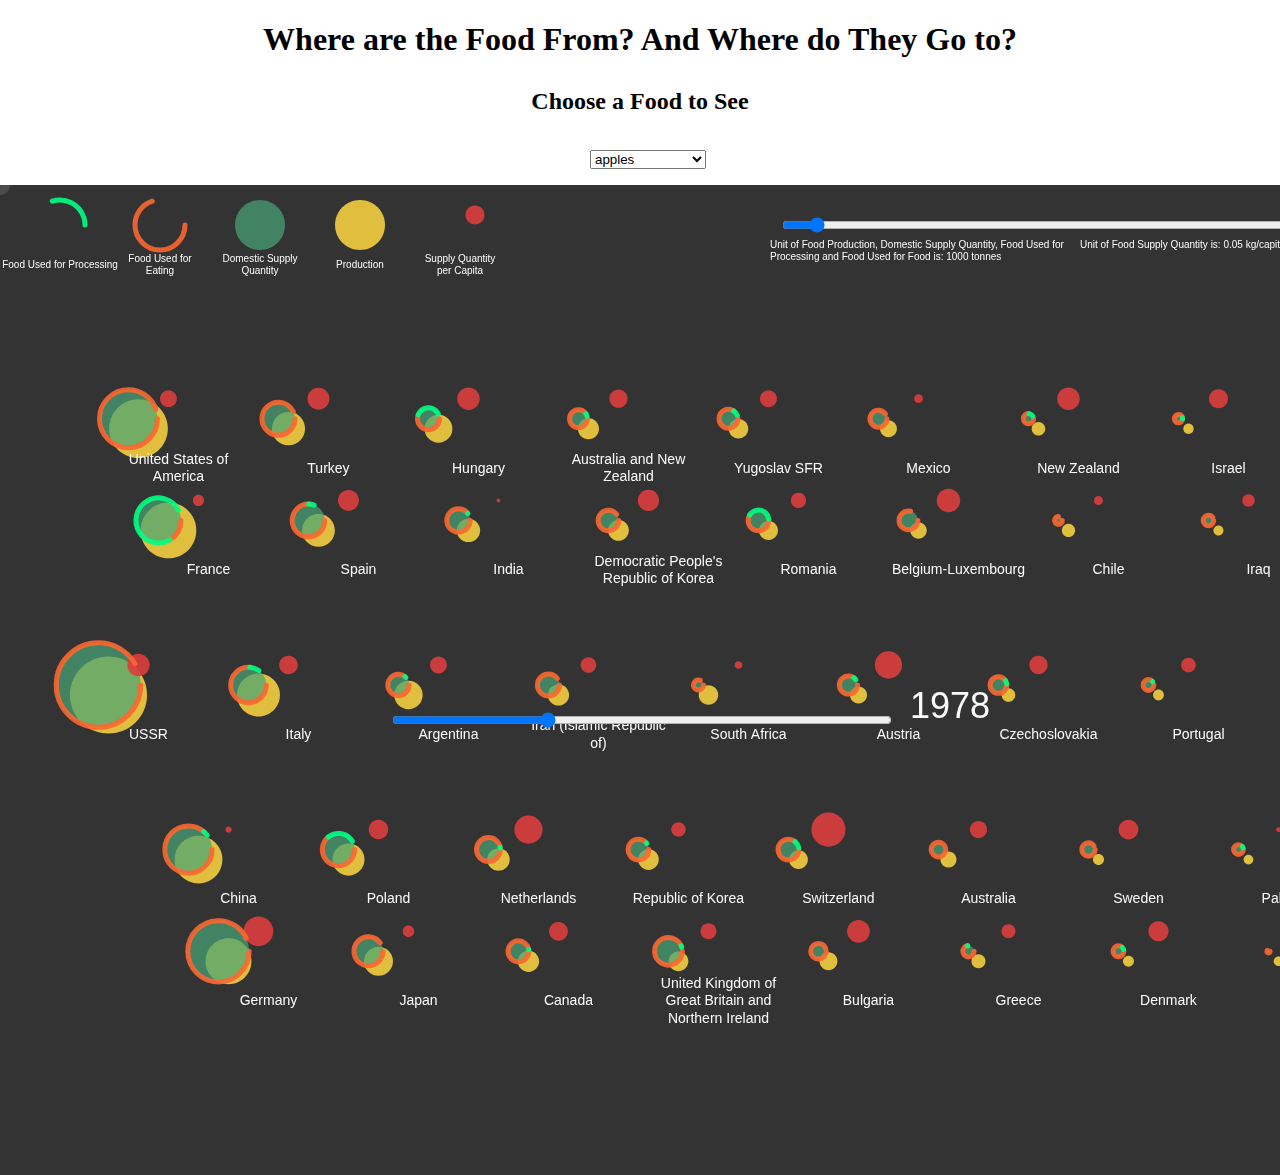
<file: index.html>
<!-- https://deepinout.com/html/html-questions/369_html_how_do_you_get_p5js_into_a_website.html -->
<!DOCTYPE html>
<html lang="en">

<head>
  <meta charset="utf-8">
  <meta name="viewport" content="width=device-width, initial-scale=1.0">
  <title>Where is the Food From</title>
  <link href="styles/p5_project_wherefoodfrom_leon/style1.css" rel="stylesheet" />
  <script src="p5/p5.min.js"></script>
</head>

<body>
  <div id="p5canvas" style = "position: relative;">
    <div class = blocktitle>
      <h1 style="margin-bottom: 30px;">Where are the Food From? And Where do They Go to?</h1>
      <h2 style="margin-top: 0px; margin-bottom: 70px">Choose a Food to See</h2>
    </div>
    <script src="sketch.js"></script>
    <script src="country.js"></script>
  </div>


</body>

</html>
</file>
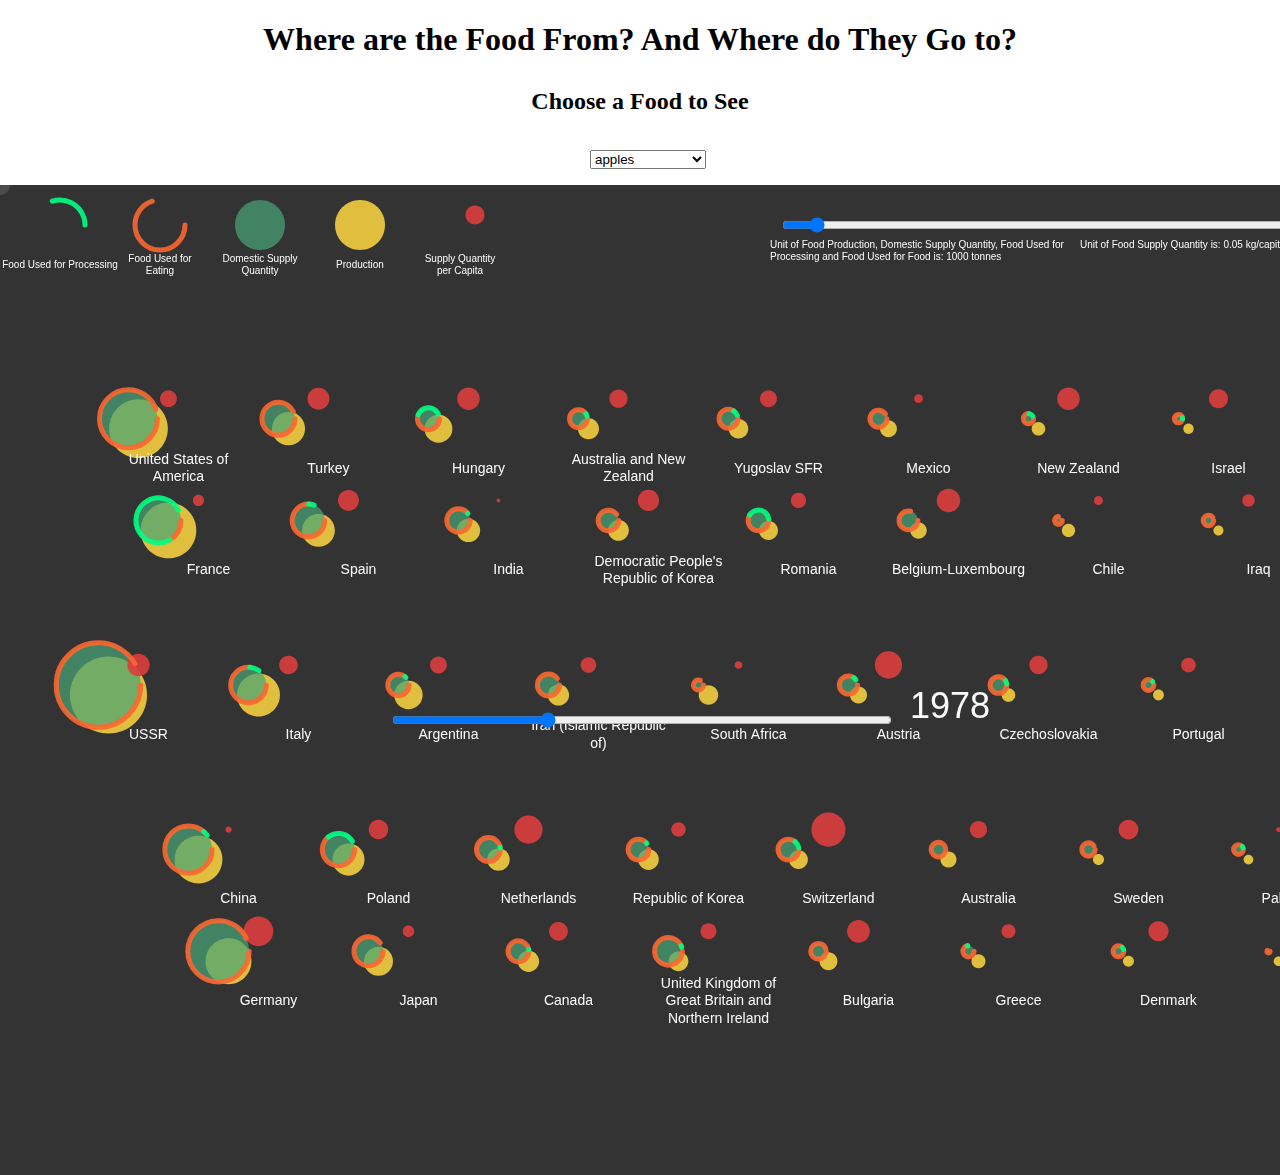
<file: p5_project_wherefoodfrom_leon.html>
<!-- https://deepinout.com/html/html-questions/369_html_how_do_you_get_p5js_into_a_website.html -->
<!DOCTYPE html>
<html lang="en">

<head>
  <meta charset="utf-8">
  <meta name="viewport" content="width=device-width, initial-scale=1.0">
  <title>Where is the Food From</title>
  <link href="styles/p5_project_wherefoodfrom_leon/style1.css" rel="stylesheet" />
  <script src="p5/p5.min.js"></script>
</head>

<body>
  <div id="p5canvas">
    <div class = blocktitle>
      <h1 style="margin-bottom: 30px;">Where are the Food From? And Where do They Go to?</h1>
      <h2 style="margin-top: 0px; margin-bottom: 70px">Choose a Food to See</h2>
    </div>
    <script src="sketch.js"></script>
    <script src="country.js"></script>
  </div>


</body>

</html>
</file>
<file: styles/p5_project_wherefoodfrom_leon/style1.css>
body{
    background: white;
    margin: auto;
    width: 100%;
    display: flex;
    flex-wrap: wrap;
    flex-direction: column;
    align-items: center;
    box-sizing: border-box;
}

.blocktitle{
    display: flex;
    flex-wrap: wrap;
    flex-direction: column;
    align-items: center;
    position: relative;
    width:100%; 
    margin-top: 0px; 
    margin-bottom: 0px;
    padding-top: 0px;
    padding-bottom: 0px;
    box-sizing: border-box;
}

h1{
    color: black;
}

#p5canvas {
    position: relative;
    display: flex;
    flex-wrap: wrap;
    flex-direction: column;
    align-items: center;
    margin: 0 auto;
  }
</file>
